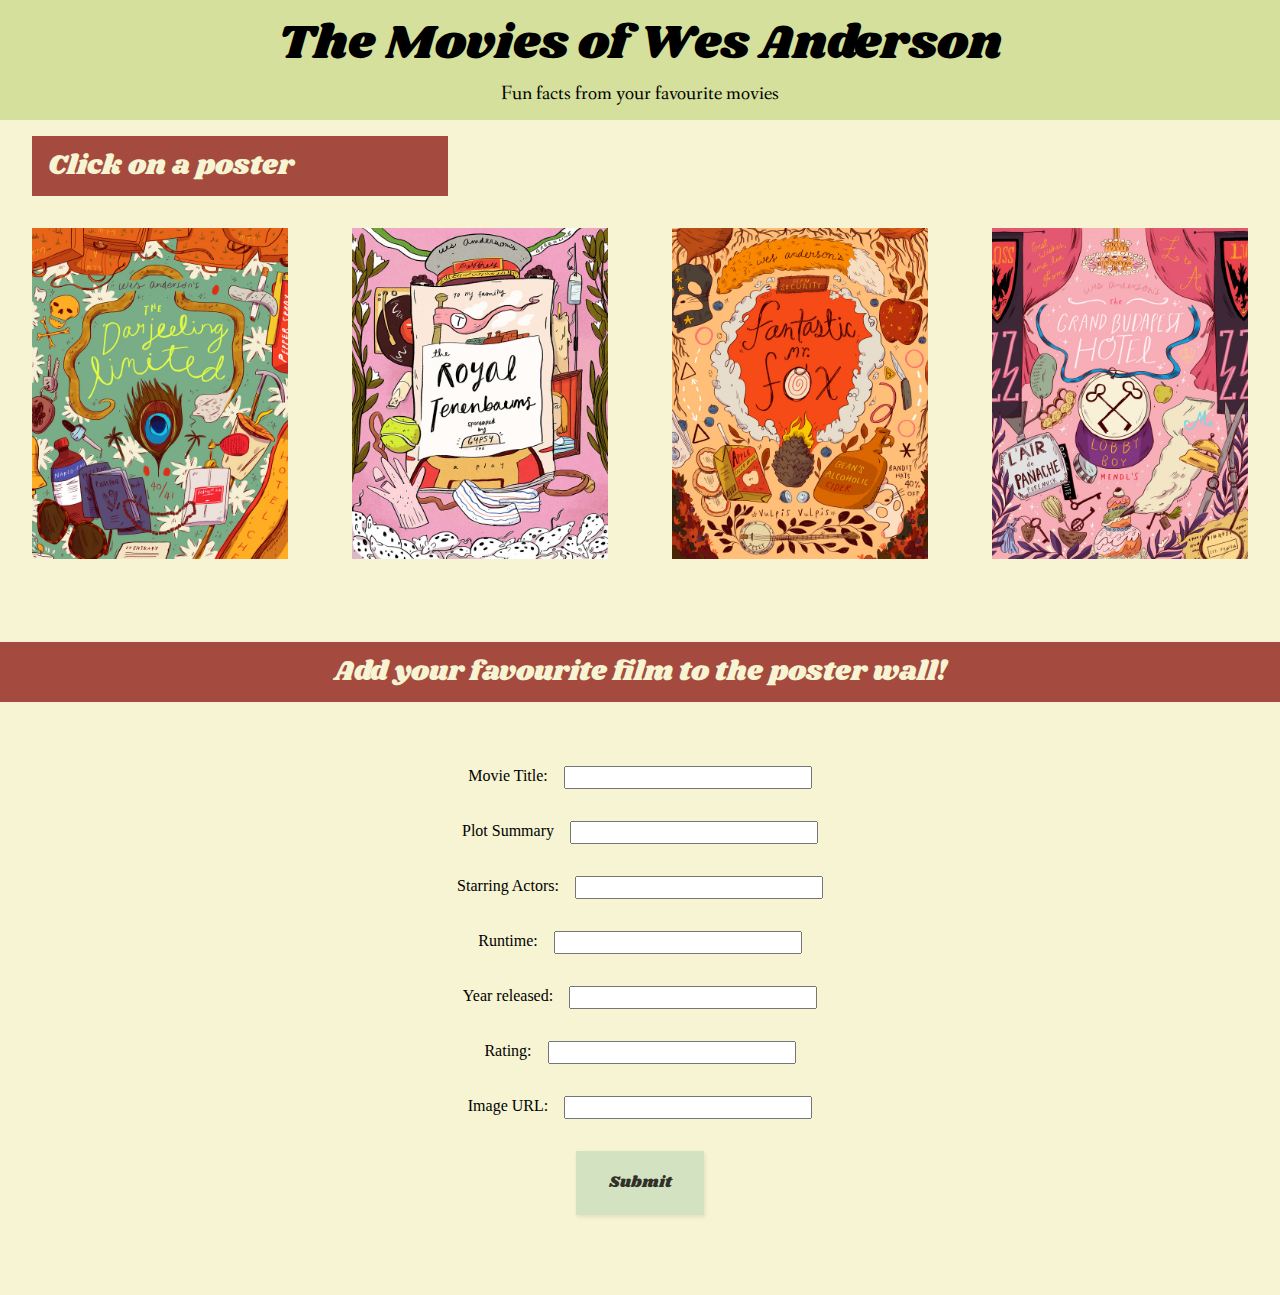
<file: index.html>
<!DOCTYPE html>
<html lang="en">
<head>
    <meta charset="UTF-8">
    <meta http-equiv="X-UA-Compatible" content="IE=edge">
    <meta name="viewport" content="width=device-width, initial-scale=1.0">
    <title>Movie Data</title>
    <link rel="stylesheet" href="./resources/reset.css">
    <link rel="stylesheet" href="./resources/styles.css">
    <link href="https://fonts.googleapis.com/css?family=Fanwood+Text|Shrikhand" rel="stylesheet">
    <script src="./main.js" defer></script>
</head>
<body>
    <header>
        <h1>The Movies of Wes Anderson</h1>
        <p>Fun facts from your favourite movies</p>
    </header>
    <main>
        <div id="instructions">
            <h2>Click on a poster</h2>
        </div>
        <section id="poster-wall"> </section>
        <section id="movie-wall"></section>
        <section id="form-box">
            <h2 id="form=header">Add your favourite film to the poster wall!</h2>
            <form id="movie-form">
                
                <label for="movie-title">Movie Title:</label>
                <input type="text" id="movie-title" required>
                <br>
                <label for="plot">Plot Summary</label>
                <input type="text"  id="plot" required>
                <br>
                <label for="actors">Starring Actors:</label>
                <input type="text" id="actors"required>
                <br>
                <label for="runtime">Runtime:</label>
                <input type="number" id="runtime" required>
                <br>
                <label for="year">Year released:</label>
                <input type="number" id="year" required>
                <br>
                <label for="rating">Rating:</label>
                <input type="number" id="rating" step = '0.1' required>
                <br>
                <label for="link">Image URL:</label>
                <input type="text" id="link" required>
                <br>
                <button type="submit" id="submit-btn" class="btn">Submit</button>

            </form>
        </section>  
    </main>
</body>
</html>
</file>
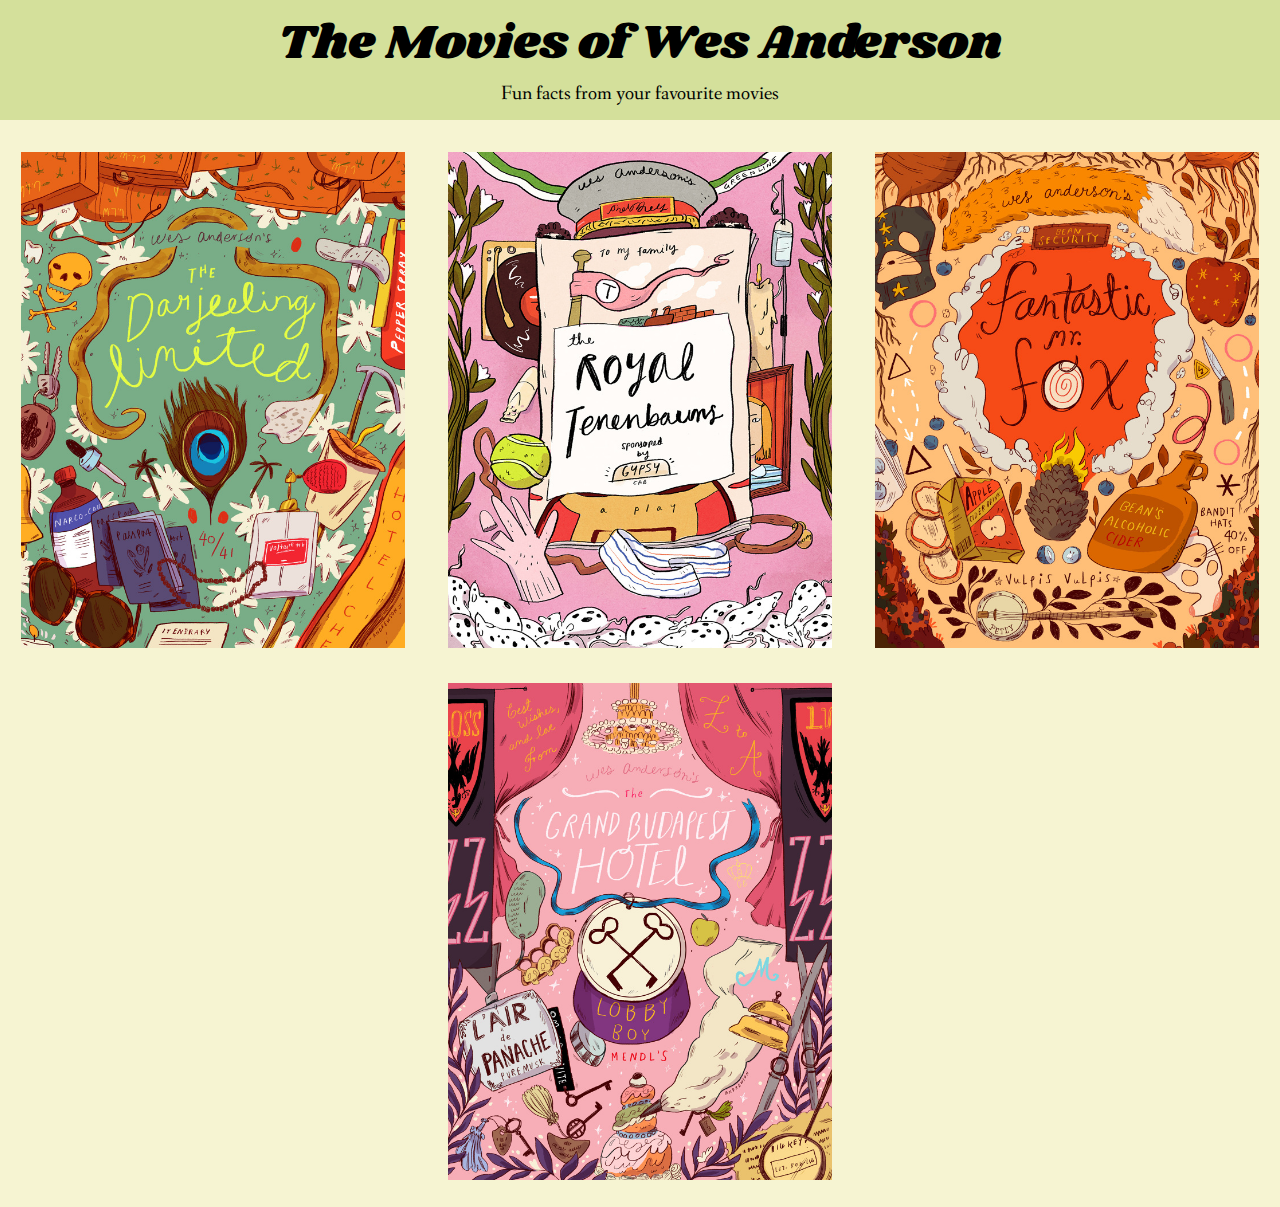
<file: movie-index.html>
<!DOCTYPE html>
<html lang="en">
<head>
    <meta charset="UTF-8">
    <meta http-equiv="X-UA-Compatible" content="IE=edge">
    <meta name="viewport" content="width=device-width, initial-scale=1.0">
    <title>Movie Data</title>
    <link rel="stylesheet" href="./resources/reset.css">
    <link rel="stylesheet" href="./resources/movie-styles.css">
    <link href="https://fonts.googleapis.com/css?family=Fanwood+Text|Shrikhand" rel="stylesheet">
    <script src="./movie-main.js" defer></script>
</head>
<body>
    <header>
        <h1>The Movies of Wes Anderson</h1>
        <p>Fun facts from your favourite movies</p>
    </header>
    <main>
        <section class="container" id="poster-wall"> </section>
        <section id="movie-info"></section>
    </main>
</body>
</html>
</file>
<file: resources/styles.css>
/* Universal Styles */

body{
    font-size: 1rem;
    background-color: #F6F4D2;
}

h1 {
    font-family: 'Shrikhand', cursive;
    font-size: 3rem;
}

h2 {
    font-family: 'Shrikhand', cursive;
    font-size: 1.75rem;
}

p {
    font-family: 'Fanwood Text', serif;
    font-size: 1.25rem;
}

textarea, input {
    font-family: 'Fanwood Text', serif;
}

img {
    max-width: 100%;
    max-height: 100%;
}

button {
    all: unset;
    cursor: pointer;
}

/* Header */

header {
    width: 100%;
    padding-top: 1.25rem;
    background-color: #D4E09B;
    text-align: center;
}

header p {
    padding: 1rem;

}

/* Instruction heading */

#instructions {
    background-color: #A44A3F;
    color: #F6F4D2;
    padding: 1rem;
    width: 50%;
    margin: 1rem 0 0 2rem;
}

/* Flexbox Container and items */
.container {
    width: 100%;
    display: flex;
    flex-wrap: wrap;
    justify-content: space-around; 
}

.poster-btn {
    width: 40vw;
    margin-top: 2rem;
}

.poster-btn :hover {
    opacity: .7;}

/* Individual movie data screens */

#movie-info {
    display: flex;
    flex-direction: column;
    justify-content: center;
    margin: 2rem 2rem;
}

.text-box {
    padding-left: 2rem;
    margin-top: 3rem;
}

.text-box  p {
    margin-top: 1rem;
    padding-right: 1rem;
    line-height: 1.5rem;
}

.info-poster {
    width: 70vw;
    margin: 0 auto;  
}

#back-btn{
    left: 25vw;
}

#edit-btn {
    left: 30vw;
}

#save-btn {
    margin-top: 2rem;
}

.btn {
    height: 3rem;
    width: 7rem;
    padding: .5rem;
    position: relative;
    text-align: center;
    opacity: .8;
    font-family: 'Shrikhand', cursive;
    background: #CBDFBD;
    box-shadow: rgba(0, 0, 0, 0.1) 1px 2px 4px;
    cursor: pointer;
}

.btn:hover {
    opacity: 1;

}

#back-btn:active, #edit-btn:active, #save-btn:active {
    bottom: -.5vw;
}

#submit-btn:active {
    top: .25rem;
}

/* Movie form */

#form-box {
    margin: 5rem 0;
    text-align: center;
}

#form-box h2 {
    background-color: #A44A3F;
    color: #F6F4D2;
    padding: 1rem;
}

form {
    margin-top: 2rem;
}

input {
    margin-top: 2rem;
    margin-left: .75rem;
    width: 15rem;
}

#submit-btn {
    margin-top: 2rem;
}

/* Edit form */

#edit-form label {
    display: inline-block;
}

#edit-form input {
    display: inline-block;
    width: 250px;
}

#edit-form textarea {
    margin-top: 2rem;
}

#plot-label {
    margin-right: 3vw;
    align-self: center;
}

#div2 {
    width: 305px;
    margin: 0 auto;
}




@media only screen and (min-width: 650px) and (max-width: 1199px) {
   
    .poster-btn {
        width: 30vw;
    }

    #movie-info {
        flex-direction: row;
    }

    #back-btn{
        left: 55vw;
        bottom: 3vw;
    }
    
    #edit-btn {
        left: 60vw;
        bottom: 3vw;
    }

    #back-btn:active, #edit-btn:active {
        bottom: 2.5vw;
    }

  }

  @media only screen and (min-width: 1200px) {
    
    #instructions {
        width: 30%;
    }
    
    .poster-btn {
        width: 20vw;
    }

    #movie-info {
        flex-direction: row;
    }

    #back-btn {
        left: 50vw;
        bottom: 5vw;
    }

    #edit-btn {
        bottom: 5vw;
        left: 55vw;
    }

    #back-btn:active, #edit-btn:active {
        bottom: 4.5vw;
    }

    .info-poster {
        width: 30vw;
        margin-left: 5vw;
    }

    .text-box p {
        margin-right: 5rem;
    }
  }
</file>
<file: resources/movie-styles.css>
/* Universal Styles */

body{
    font-size: 1rem;
    background-color: #F6F4D2;
}

h1 {
    font-family: 'Shrikhand', cursive;
    font-size: 3rem;
}

h2 {
    font-family: 'Shrikhand', cursive;
    font-size: 1.75rem;
}

p {
    font-family: 'Fanwood Text', serif;
    font-size: 1.25rem;
}

img {
    max-width: 100%;
    max-height: 100%;
}

button {
    all: unset;
    cursor: pointer;
}

/* Header */

header {
    width: 100%;
    padding-top: 1.25rem;
    background-color: #D4E09B;
    text-align: center;
}

header p {
    padding: 1rem;

}

/* Flexbox Container and items */
.container {
    width: 100%;
    display: flex;
    flex-wrap: wrap;
    justify-content: space-around; 
}

.poster {
   width: 30%;
   margin-top: 2rem;
}

/* Individual movie data screens */

#movie-info {
    display: flex;
    margin-top: 1.5rem;
}

.text-box {
    padding-left: 2rem;
    margin-top: 3rem;
    flex-grow: 1;
}

.text-box  p {
    margin-top: 1rem;
    padding-right: 1rem;
    line-height: 1.5rem;
}

.info-poster {
    width: 100%;  
    flex-grow: 3;  
}
</file>
